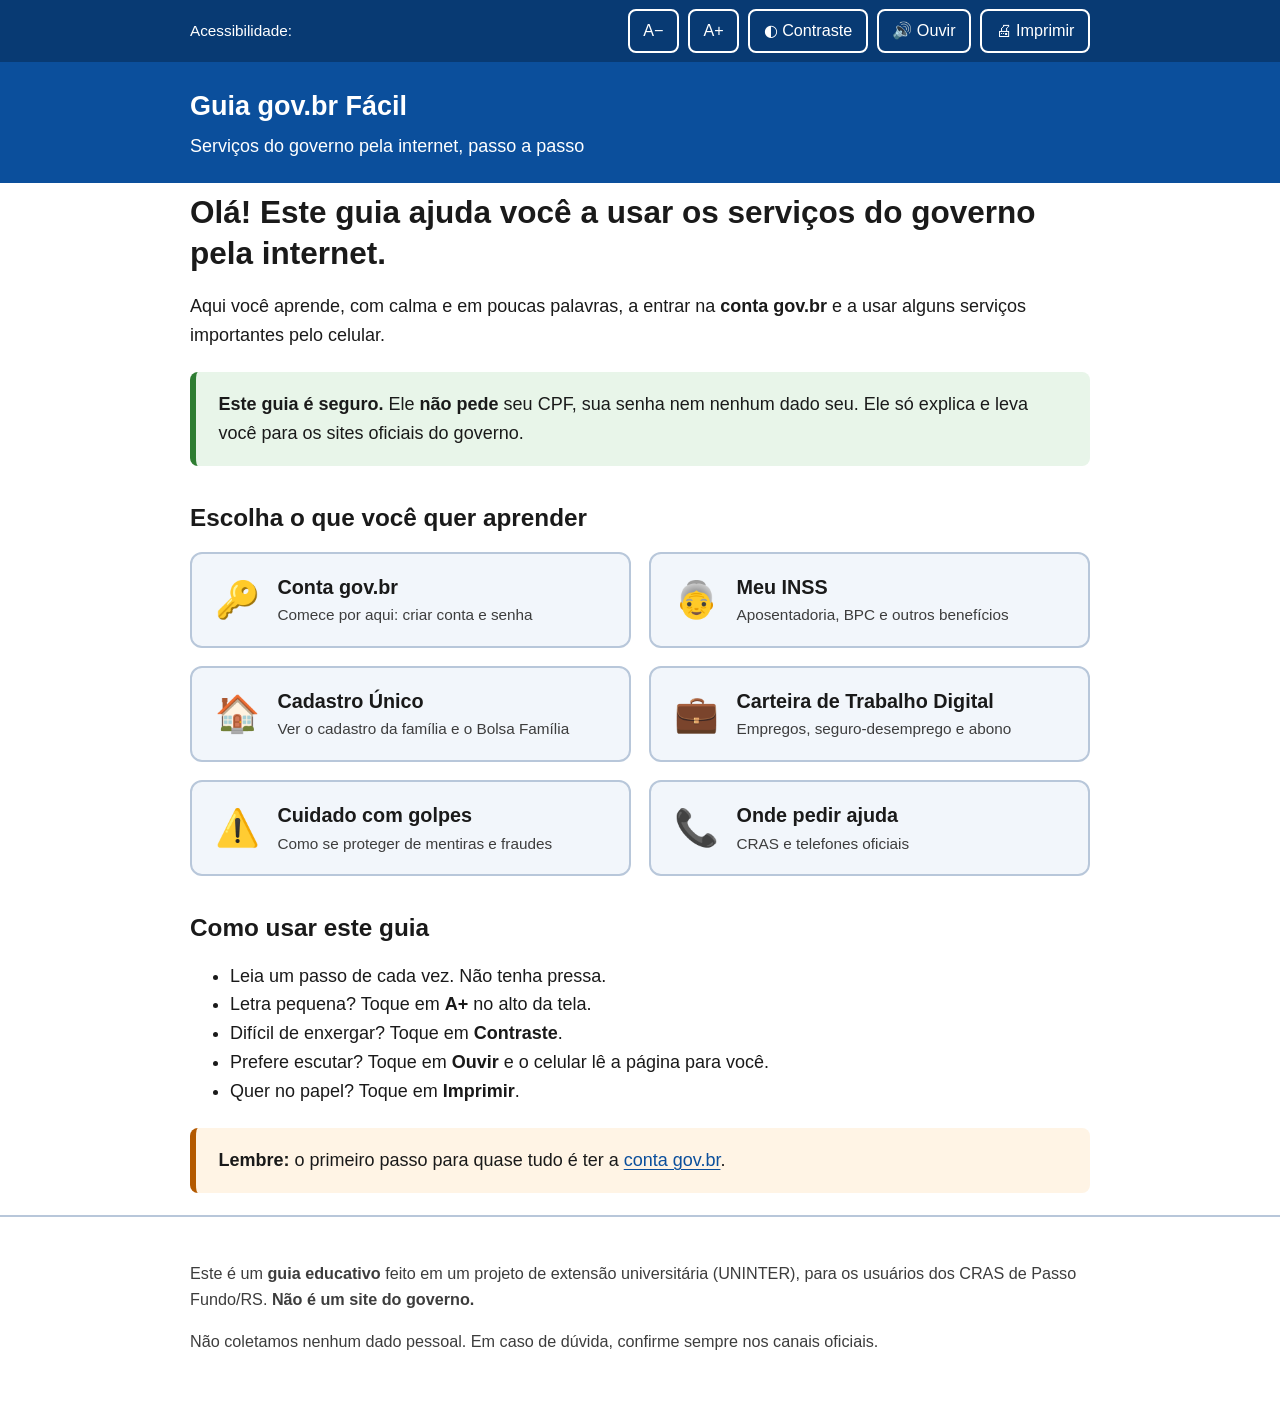
<file: index.html>
<!DOCTYPE html>
<html lang="pt-BR">
<head>
  <meta charset="utf-8">
  <meta name="viewport" content="width=device-width, initial-scale=1">
  <title>Guia gov.br Fácil — Início</title>
  <meta name="description" content="Passo a passo simples e acessível para usar a conta gov.br, Meu INSS, Cadastro Único e Carteira de Trabalho Digital.">
  <link rel="stylesheet" href="css/style.css">
  <script src="js/acessibilidade.js"></script>
</head>
<body>
  <a class="pular" href="#conteudo">Pular para o conteúdo</a>
  <div id="barra-acess" class="barra-acess" role="region" aria-label="Recursos de acessibilidade"></div>

  <header class="topo">
    <div class="container">
      <p class="marca"><a href="index.html">Guia gov.br Fácil</a></p>
      <p>Serviços do governo pela internet, passo a passo</p>
    </div>
  </header>

  <main id="conteudo" class="container" tabindex="-1">
    <h1>Olá! Este guia ajuda você a usar os serviços do governo pela internet.</h1>

    <p>Aqui você aprende, com calma e em poucas palavras, a entrar na <strong>conta gov.br</strong> e a usar alguns serviços importantes pelo celular.</p>

    <div class="dica">
      <p><strong>Este guia é seguro.</strong> Ele <strong>não pede</strong> seu CPF, sua senha nem nenhum dado seu. Ele só explica e leva você para os sites oficiais do governo.</p>
    </div>

    <h2>Escolha o que você quer aprender</h2>
    <ul class="menu-servicos">
      <li><a href="conta-govbr.html"><span class="icone" aria-hidden="true">🔑</span><span>Conta gov.br<small>Comece por aqui: criar conta e senha</small></span></a></li>
      <li><a href="meu-inss.html"><span class="icone" aria-hidden="true">👵</span><span>Meu INSS<small>Aposentadoria, BPC e outros benefícios</small></span></a></li>
      <li><a href="cadastro-unico.html"><span class="icone" aria-hidden="true">🏠</span><span>Cadastro Único<small>Ver o cadastro da família e o Bolsa Família</small></span></a></li>
      <li><a href="carteira-trabalho.html"><span class="icone" aria-hidden="true">💼</span><span>Carteira de Trabalho Digital<small>Empregos, seguro-desemprego e abono</small></span></a></li>
      <li><a href="golpes.html"><span class="icone" aria-hidden="true">⚠️</span><span>Cuidado com golpes<small>Como se proteger de mentiras e fraudes</small></span></a></li>
      <li><a href="ajuda.html"><span class="icone" aria-hidden="true">📞</span><span>Onde pedir ajuda<small>CRAS e telefones oficiais</small></span></a></li>
    </ul>

    <h2>Como usar este guia</h2>
    <ul>
      <li>Leia um passo de cada vez. Não tenha pressa.</li>
      <li>Letra pequena? Toque em <strong>A+</strong> no alto da tela.</li>
      <li>Difícil de enxergar? Toque em <strong>Contraste</strong>.</li>
      <li>Prefere escutar? Toque em <strong>Ouvir</strong> e o celular lê a página para você.</li>
      <li>Quer no papel? Toque em <strong>Imprimir</strong>.</li>
    </ul>

    <div class="aviso">
      <p><strong>Lembre:</strong> o primeiro passo para quase tudo é ter a <a href="conta-govbr.html">conta gov.br</a>.</p>
    </div>
  </main>

  <footer class="rodape">
    <div class="container">
      <p>Este é um <strong>guia educativo</strong> feito em um projeto de extensão universitária (UNINTER), para os usuários dos CRAS de Passo Fundo/RS. <strong>Não é um site do governo.</strong></p>
      <p>Não coletamos nenhum dado pessoal. Em caso de dúvida, confirme sempre nos canais oficiais.</p>
    </div>
  </footer>
</body>
</html>
</file>
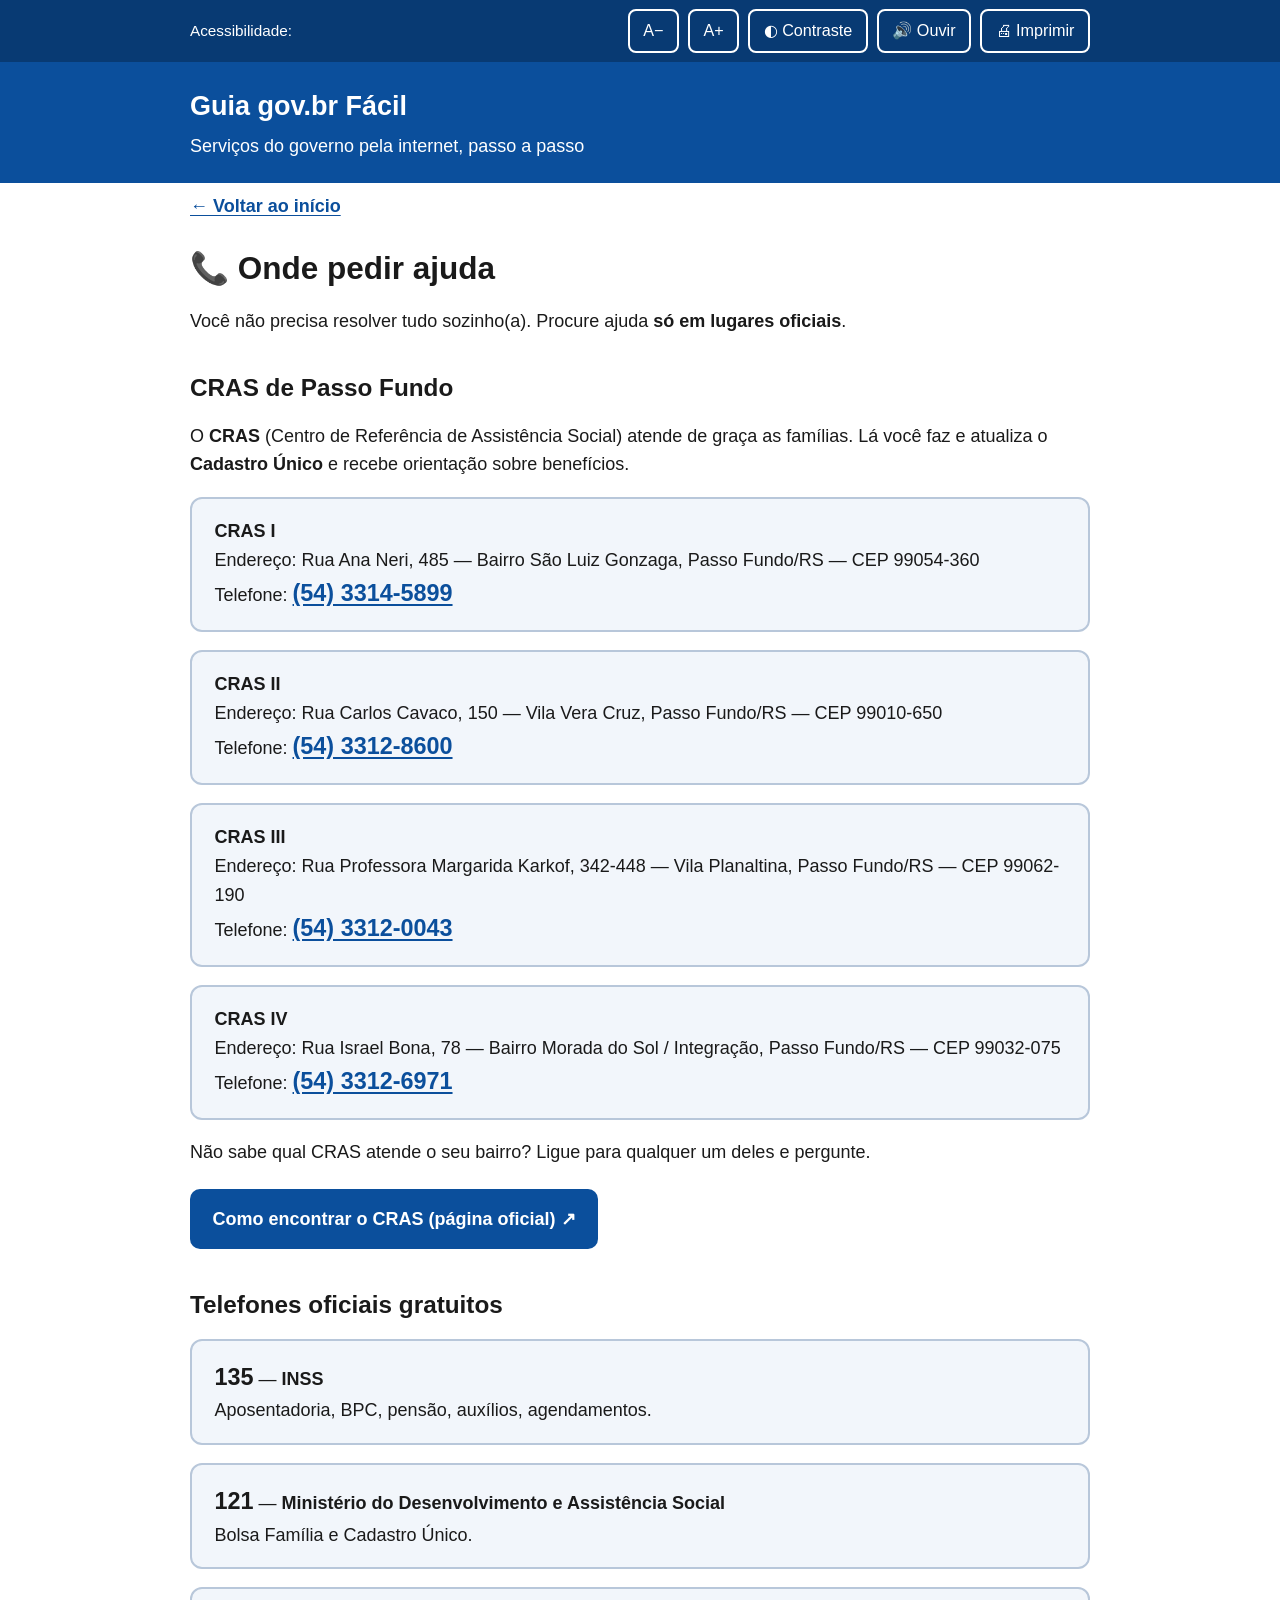
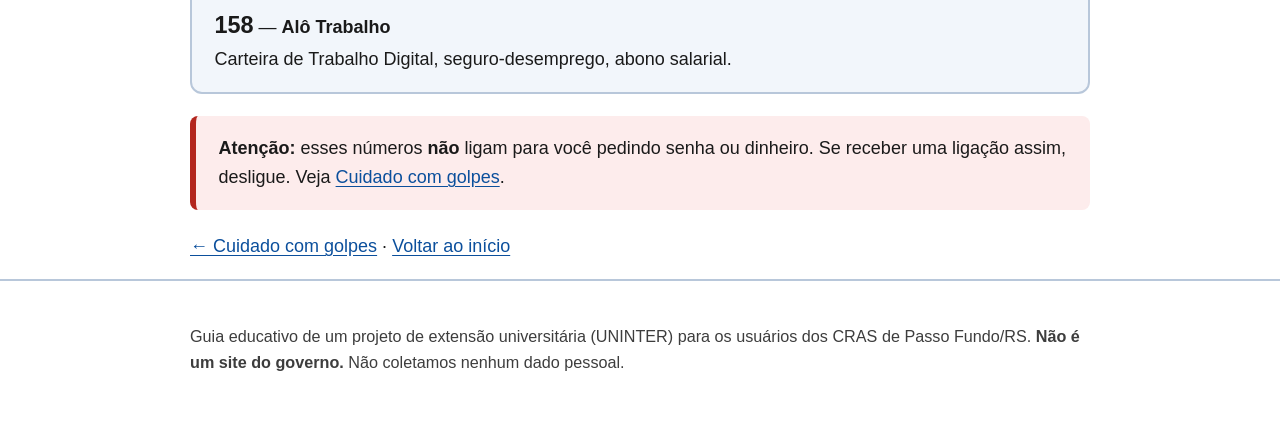
<file: ajuda.html>
<!DOCTYPE html>
<html lang="pt-BR">
<head>
  <meta charset="utf-8">
  <meta name="viewport" content="width=device-width, initial-scale=1">
  <title>Onde pedir ajuda — Guia gov.br Fácil</title>
  <meta name="description" content="CRAS de Passo Fundo e telefones oficiais gratuitos para tirar dúvidas sobre serviços do governo.">
  <link rel="stylesheet" href="css/style.css">
  <script src="js/acessibilidade.js"></script>
</head>
<body>
  <a class="pular" href="#conteudo">Pular para o conteúdo</a>
  <div id="barra-acess" class="barra-acess" role="region" aria-label="Recursos de acessibilidade"></div>

  <header class="topo">
    <div class="container">
      <p class="marca"><a href="index.html">Guia gov.br Fácil</a></p>
      <p>Serviços do governo pela internet, passo a passo</p>
    </div>
  </header>

  <main id="conteudo" class="container" tabindex="-1">
    <a class="voltar" href="index.html">← Voltar ao início</a>
    <h1>📞 Onde pedir ajuda</h1>

    <p>Você não precisa resolver tudo sozinho(a). Procure ajuda <strong>só em lugares oficiais</strong>.</p>

    <h2>CRAS de Passo Fundo</h2>
    <p>O <strong>CRAS</strong> (Centro de Referência de Assistência Social) atende de graça as famílias. Lá você faz e atualiza o <strong>Cadastro Único</strong> e recebe orientação sobre benefícios.</p>

    <ul class="contatos">
      <li>
        <strong>CRAS I</strong><br>
        Endereço: Rua Ana Neri, 485 — Bairro São Luiz Gonzaga, Passo Fundo/RS — CEP 99054-360<br>
        Telefone: <a class="tel" href="tel:+555433145899">(54) 3314-5899</a>
      </li>
      <li>
        <strong>CRAS II</strong><br>
        Endereço: Rua Carlos Cavaco, 150 — Vila Vera Cruz, Passo Fundo/RS — CEP 99010-650<br>
        Telefone: <a class="tel" href="tel:+555433128600">(54) 3312-8600</a>
      </li>
      <li>
        <strong>CRAS III</strong><br>
        Endereço: Rua Professora Margarida Karkof, 342-448 — Vila Planaltina, Passo Fundo/RS — CEP 99062-190<br>
        Telefone: <a class="tel" href="tel:+555433120043">(54) 3312-0043</a>
      </li>
      <li>
        <strong>CRAS IV</strong><br>
        Endereço: Rua Israel Bona, 78 — Bairro Morada do Sol / Integração, Passo Fundo/RS — CEP 99032-075<br>
        Telefone: <a class="tel" href="tel:+555433126971">(54) 3312-6971</a>
      </li>
    </ul>
    <p>Não sabe qual CRAS atende o seu bairro? Ligue para qualquer um deles e pergunte.</p>
    <p class="nao-imprimir"><a class="botao" href="https://www.gov.br/pt-br/servicos/acessar-o-cras-centro-de-referencia-da-assistencia-social" target="_blank" rel="noopener noreferrer">Como encontrar o CRAS (página oficial) <span aria-hidden="true">↗</span></a></p>

    <h2>Telefones oficiais gratuitos</h2>
    <ul class="contatos">
      <li>
        <span class="tel">135</span> — <strong>INSS</strong><br>
        Aposentadoria, BPC, pensão, auxílios, agendamentos.
      </li>
      <li>
        <span class="tel">121</span> — <strong>Ministério do Desenvolvimento e Assistência Social</strong><br>
        Bolsa Família e Cadastro Único.
      </li>
      <li>
        <span class="tel">158</span> — <strong>Alô Trabalho</strong><br>
        Carteira de Trabalho Digital, seguro-desemprego, abono salarial.
      </li>
    </ul>

    <div class="perigo">
      <p><strong>Atenção:</strong> esses números <strong>não</strong> ligam para você pedindo senha ou dinheiro. Se receber uma ligação assim, desligue. Veja <a href="golpes.html">Cuidado com golpes</a>.</p>
    </div>

    <p><a href="golpes.html">← Cuidado com golpes</a> · <a href="index.html">Voltar ao início</a></p>
  </main>

  <footer class="rodape">
    <div class="container">
      <p>Guia educativo de um projeto de extensão universitária (UNINTER) para os usuários dos CRAS de Passo Fundo/RS. <strong>Não é um site do governo.</strong> Não coletamos nenhum dado pessoal.</p>
    </div>
  </footer>
</body>
</html>
</file>
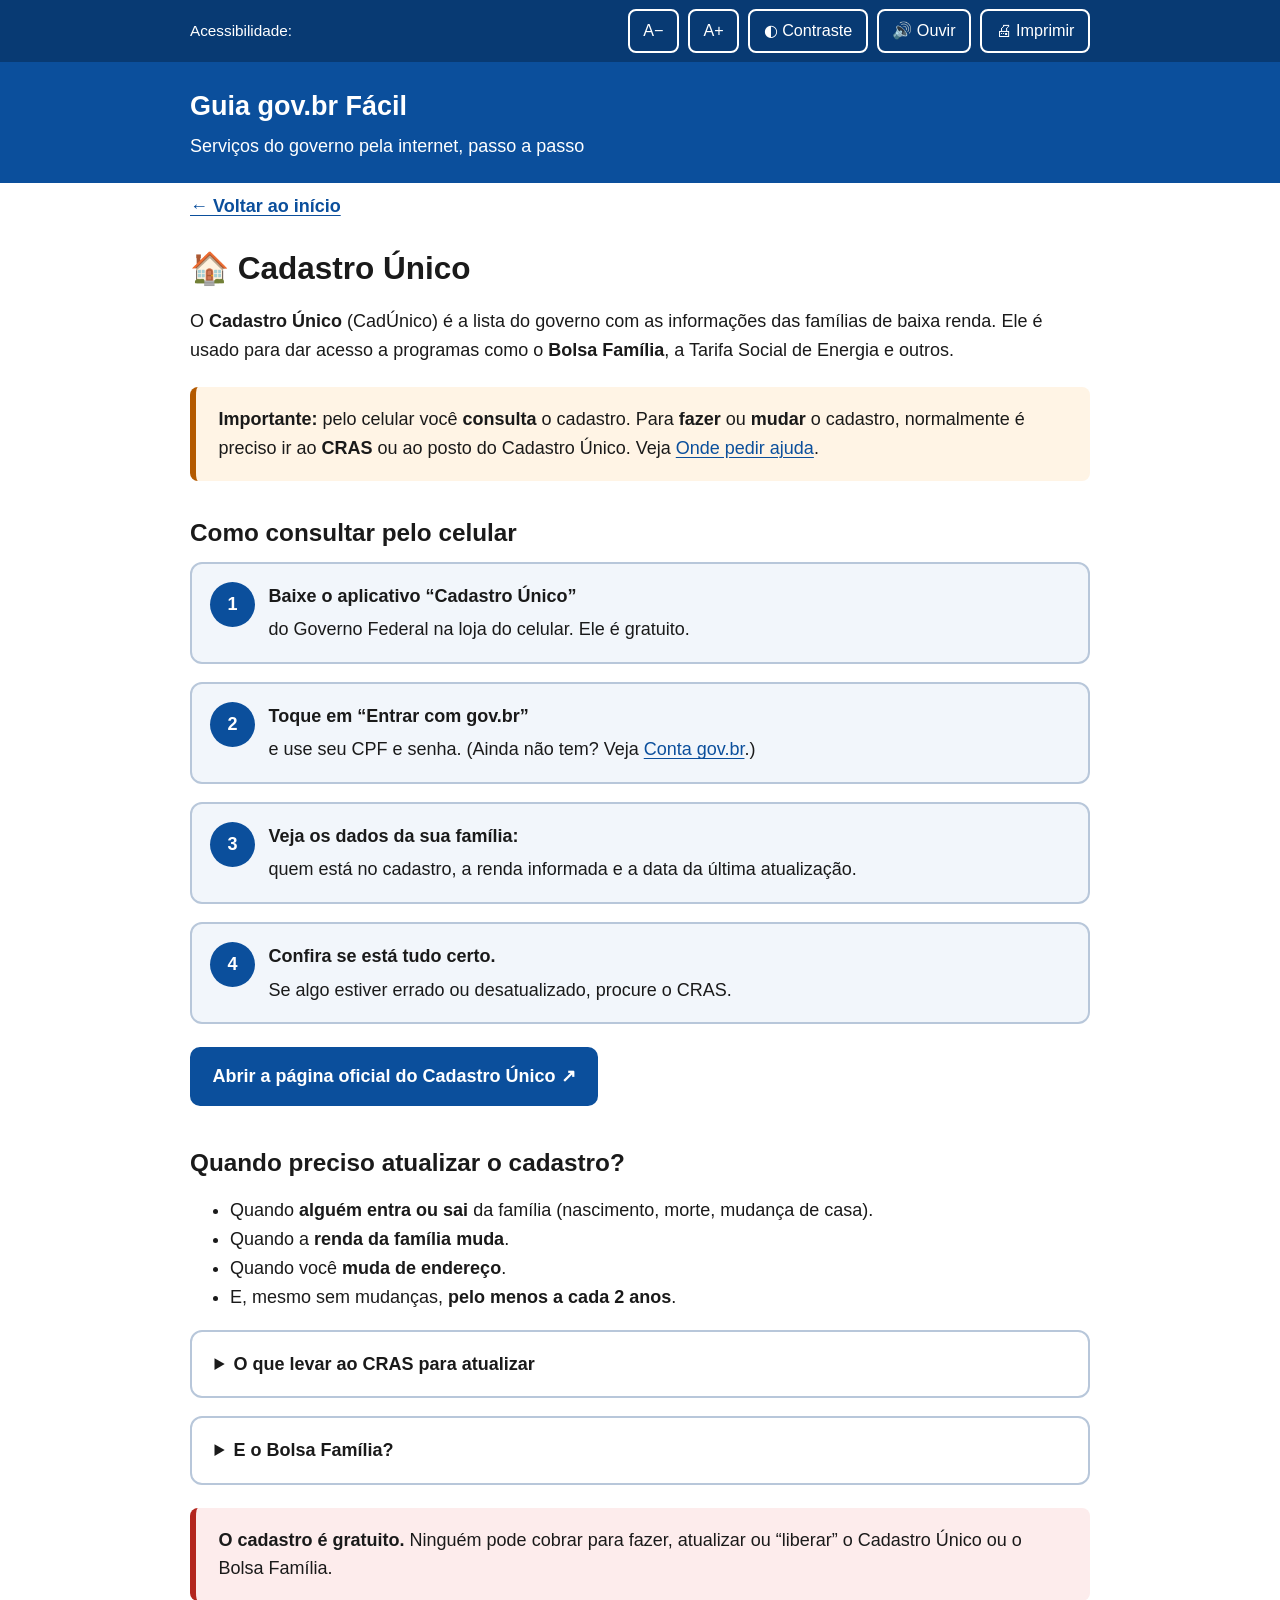
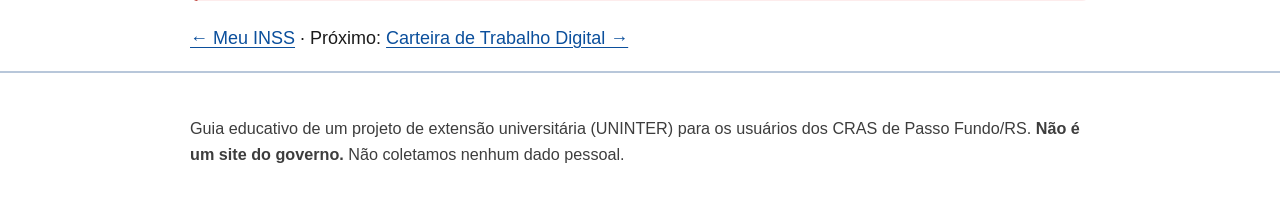
<file: cadastro-unico.html>
<!DOCTYPE html>
<html lang="pt-BR">
<head>
  <meta charset="utf-8">
  <meta name="viewport" content="width=device-width, initial-scale=1">
  <title>Cadastro Único — Guia gov.br Fácil</title>
  <meta name="description" content="Como consultar o Cadastro Único pelo celular e quando é preciso ir ao CRAS, em linguagem simples.">
  <link rel="stylesheet" href="css/style.css">
  <script src="js/acessibilidade.js"></script>
</head>
<body>
  <a class="pular" href="#conteudo">Pular para o conteúdo</a>
  <div id="barra-acess" class="barra-acess" role="region" aria-label="Recursos de acessibilidade"></div>

  <header class="topo">
    <div class="container">
      <p class="marca"><a href="index.html">Guia gov.br Fácil</a></p>
      <p>Serviços do governo pela internet, passo a passo</p>
    </div>
  </header>

  <main id="conteudo" class="container" tabindex="-1">
    <a class="voltar" href="index.html">← Voltar ao início</a>
    <h1>🏠 Cadastro Único</h1>

    <p>O <strong>Cadastro Único</strong> (CadÚnico) é a lista do governo com as informações das famílias de baixa renda. Ele é usado para dar acesso a programas como o <strong>Bolsa Família</strong>, a Tarifa Social de Energia e outros.</p>

    <div class="aviso">
      <p><strong>Importante:</strong> pelo celular você <strong>consulta</strong> o cadastro. Para <strong>fazer</strong> ou <strong>mudar</strong> o cadastro, normalmente é preciso ir ao <strong>CRAS</strong> ou ao posto do Cadastro Único. Veja <a href="ajuda.html">Onde pedir ajuda</a>.</p>
    </div>

    <h2>Como consultar pelo celular</h2>
    <ol class="passos">
      <li><strong>Baixe o aplicativo “Cadastro Único”</strong> do Governo Federal na loja do celular. Ele é gratuito.</li>
      <li><strong>Toque em “Entrar com gov.br”</strong> e use seu CPF e senha. (Ainda não tem? Veja <a href="conta-govbr.html">Conta gov.br</a>.)</li>
      <li><strong>Veja os dados da sua família:</strong> quem está no cadastro, a renda informada e a data da última atualização.</li>
      <li><strong>Confira se está tudo certo.</strong> Se algo estiver errado ou desatualizado, procure o CRAS.</li>
    </ol>

    <p class="nao-imprimir"><a class="botao" href="https://www.gov.br/mds/pt-br/acoes-e-programas/cadastro-unico" target="_blank" rel="noopener noreferrer">Abrir a página oficial do Cadastro Único <span aria-hidden="true">↗</span></a></p>

    <h2>Quando preciso atualizar o cadastro?</h2>
    <ul>
      <li>Quando <strong>alguém entra ou sai</strong> da família (nascimento, morte, mudança de casa).</li>
      <li>Quando a <strong>renda da família muda</strong>.</li>
      <li>Quando você <strong>muda de endereço</strong>.</li>
      <li>E, mesmo sem mudanças, <strong>pelo menos a cada 2 anos</strong>.</li>
    </ul>

    <details>
      <summary>O que levar ao CRAS para atualizar</summary>
      <div>
        <ul>
          <li>Documento com foto e <strong>CPF</strong> de quem vai responder pela família.</li>
          <li><strong>CPF ou certidão</strong> de todas as pessoas da família.</li>
          <li><strong>Comprovante de endereço</strong>, se tiver.</li>
          <li>Comprovantes de renda e carteira de trabalho, se tiver.</li>
        </ul>
        <p>A lista pode mudar. Antes de ir, ligue para o CRAS e confirme.</p>
      </div>
    </details>

    <details>
      <summary>E o Bolsa Família?</summary>
      <div>
        <p>Para ver informações do Bolsa Família, use o aplicativo <strong>“Bolsa Família”</strong> do Governo Federal, entrando com a conta gov.br. Lá aparecem o valor, o calendário de pagamento e avisos.</p>
        <p>Dúvidas: ligue <span class="tel">121</span> (Ministério do Desenvolvimento e Assistência Social). A ligação é gratuita.</p>
      </div>
    </details>

    <div class="perigo">
      <p><strong>O cadastro é gratuito.</strong> Ninguém pode cobrar para fazer, atualizar ou “liberar” o Cadastro Único ou o Bolsa Família.</p>
    </div>

    <p><a href="meu-inss.html">← Meu INSS</a> · Próximo: <a href="carteira-trabalho.html">Carteira de Trabalho Digital →</a></p>
  </main>

  <footer class="rodape">
    <div class="container">
      <p>Guia educativo de um projeto de extensão universitária (UNINTER) para os usuários dos CRAS de Passo Fundo/RS. <strong>Não é um site do governo.</strong> Não coletamos nenhum dado pessoal.</p>
    </div>
  </footer>
</body>
</html>
</file>
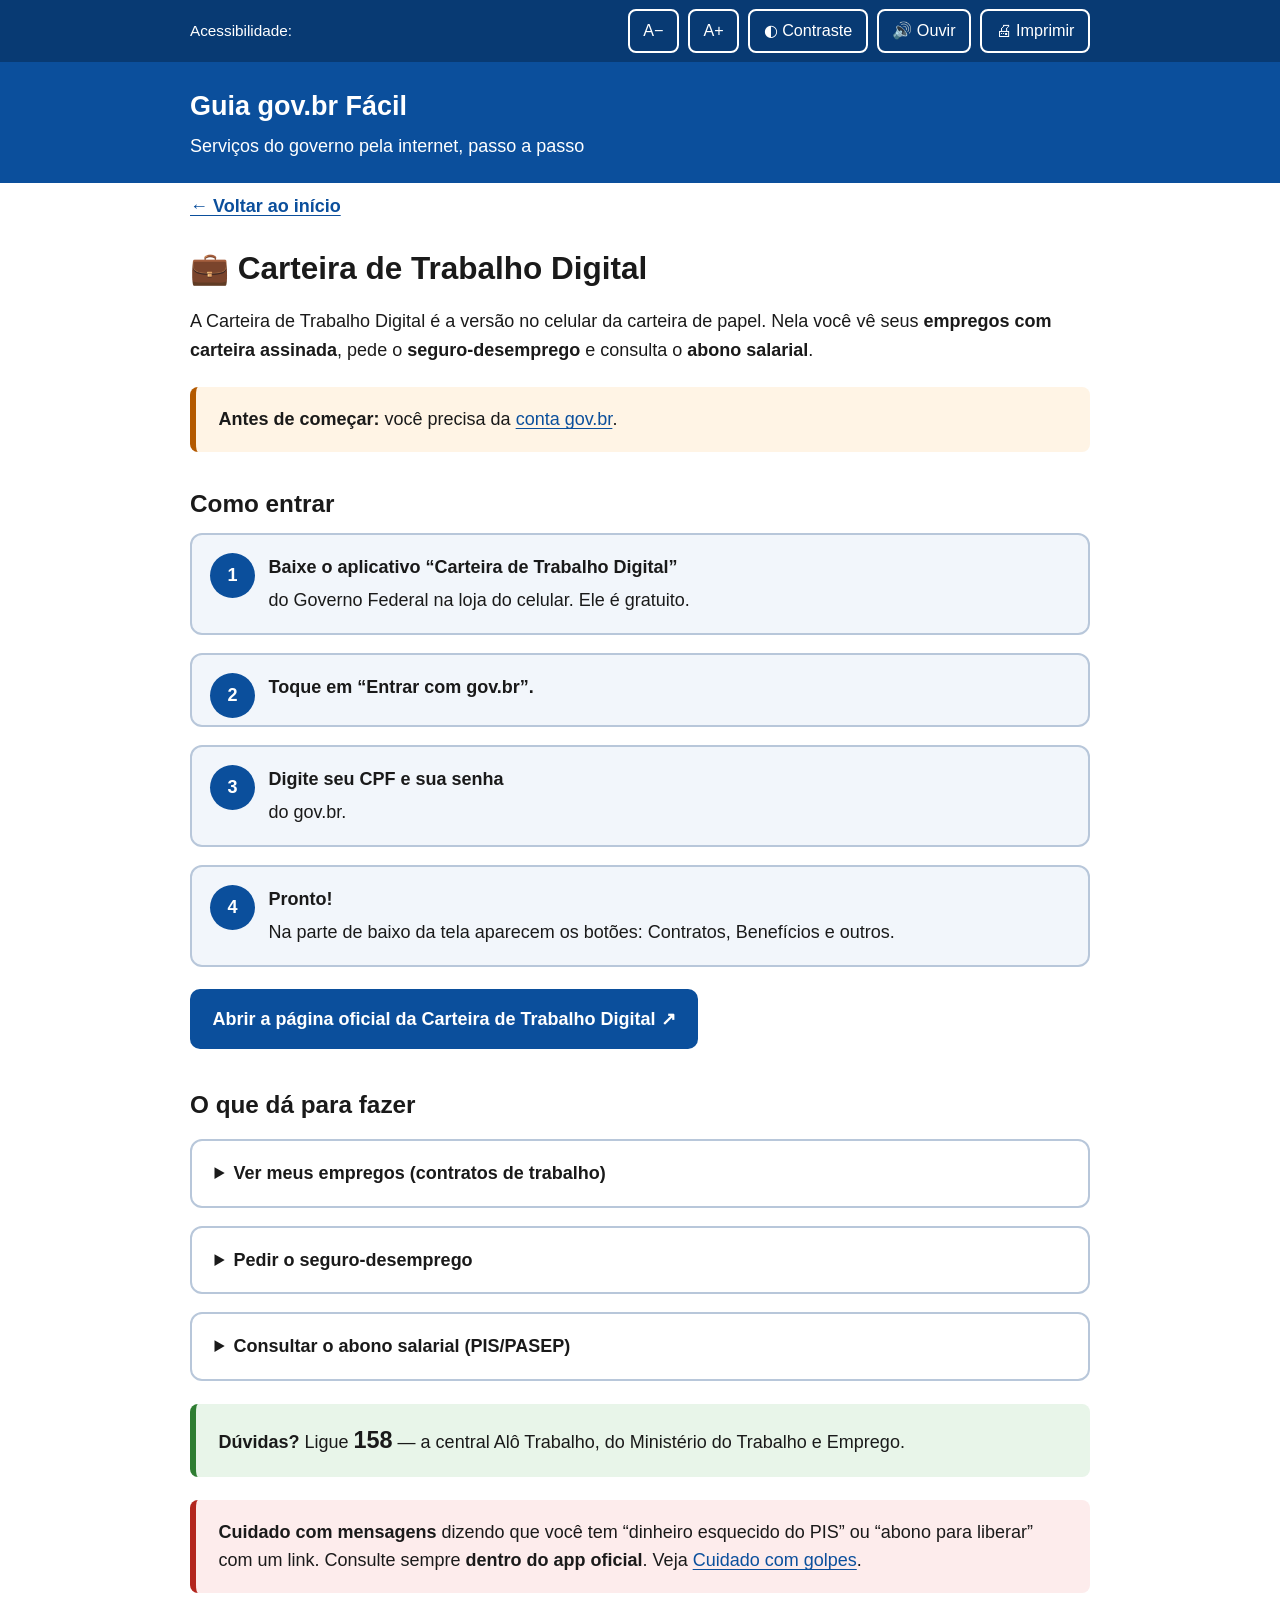
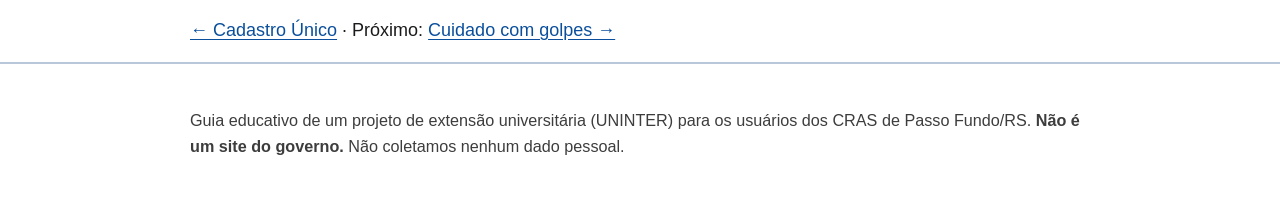
<file: carteira-trabalho.html>
<!DOCTYPE html>
<html lang="pt-BR">
<head>
  <meta charset="utf-8">
  <meta name="viewport" content="width=device-width, initial-scale=1">
  <title>Carteira de Trabalho Digital — Guia gov.br Fácil</title>
  <meta name="description" content="Como usar a Carteira de Trabalho Digital para ver empregos, seguro-desemprego e abono salarial, em linguagem simples.">
  <link rel="stylesheet" href="css/style.css">
  <script src="js/acessibilidade.js"></script>
</head>
<body>
  <a class="pular" href="#conteudo">Pular para o conteúdo</a>
  <div id="barra-acess" class="barra-acess" role="region" aria-label="Recursos de acessibilidade"></div>

  <header class="topo">
    <div class="container">
      <p class="marca"><a href="index.html">Guia gov.br Fácil</a></p>
      <p>Serviços do governo pela internet, passo a passo</p>
    </div>
  </header>

  <main id="conteudo" class="container" tabindex="-1">
    <a class="voltar" href="index.html">← Voltar ao início</a>
    <h1>💼 Carteira de Trabalho Digital</h1>

    <p>A Carteira de Trabalho Digital é a versão no celular da carteira de papel. Nela você vê seus <strong>empregos com carteira assinada</strong>, pede o <strong>seguro-desemprego</strong> e consulta o <strong>abono salarial</strong>.</p>

    <div class="aviso">
      <p><strong>Antes de começar:</strong> você precisa da <a href="conta-govbr.html">conta gov.br</a>.</p>
    </div>

    <h2>Como entrar</h2>
    <ol class="passos">
      <li><strong>Baixe o aplicativo “Carteira de Trabalho Digital”</strong> do Governo Federal na loja do celular. Ele é gratuito.</li>
      <li><strong>Toque em “Entrar com gov.br”.</strong></li>
      <li><strong>Digite seu CPF e sua senha</strong> do gov.br.</li>
      <li><strong>Pronto!</strong> Na parte de baixo da tela aparecem os botões: Contratos, Benefícios e outros.</li>
    </ol>

    <p class="nao-imprimir"><a class="botao" href="https://www.gov.br/trabalho-e-emprego/pt-br/servicos/trabalhador/carteira-de-trabalho-digital" target="_blank" rel="noopener noreferrer">Abrir a página oficial da Carteira de Trabalho Digital <span aria-hidden="true">↗</span></a></p>

    <h2>O que dá para fazer</h2>

    <details>
      <summary>Ver meus empregos (contratos de trabalho)</summary>
      <div>
        <ol class="passos">
          <li><strong>Entre no app</strong> e toque em “Contratos”.</li>
          <li><strong>Veja a lista</strong> de empresas, datas de entrada e saída e salário.</li>
          <li><strong>Algo errado ou faltando?</strong> Fale primeiro com a empresa. Se não resolver, procure a Superintendência ou Gerência Regional do Trabalho.</li>
        </ol>
      </div>
    </details>

    <details>
      <summary>Pedir o seguro-desemprego</summary>
      <div>
        <ol class="passos">
          <li><strong>Entre no app</strong> e toque em “Benefícios”.</li>
          <li><strong>Toque em “Seguro-Desemprego”</strong> e depois em “Solicitar”.</li>
          <li><strong>Digite o número do requerimento</strong> que a empresa entregou quando você foi demitido(a) sem justa causa.</li>
          <li><strong>Confira os dados e confirme.</strong> Depois, acompanhe as parcelas no mesmo lugar.</li>
        </ol>
        <p>Atenção ao prazo: o pedido deve ser feito em poucos meses depois da demissão. Confira o prazo na página oficial.</p>
      </div>
    </details>

    <details>
      <summary>Consultar o abono salarial (PIS/PASEP)</summary>
      <div>
        <ol class="passos">
          <li><strong>Entre no app</strong> e toque em “Benefícios”.</li>
          <li><strong>Toque em “Abono Salarial”.</strong></li>
          <li><strong>Veja se você tem direito</strong>, o valor e a data de pagamento.</li>
        </ol>
      </div>
    </details>

    <div class="dica">
      <p><strong>Dúvidas?</strong> Ligue <span class="tel">158</span> — a central Alô Trabalho, do Ministério do Trabalho e Emprego.</p>
    </div>

    <div class="perigo">
      <p><strong>Cuidado com mensagens</strong> dizendo que você tem “dinheiro esquecido do PIS” ou “abono para liberar” com um link. Consulte sempre <strong>dentro do app oficial</strong>. Veja <a href="golpes.html">Cuidado com golpes</a>.</p>
    </div>

    <p><a href="cadastro-unico.html">← Cadastro Único</a> · Próximo: <a href="golpes.html">Cuidado com golpes →</a></p>
  </main>

  <footer class="rodape">
    <div class="container">
      <p>Guia educativo de um projeto de extensão universitária (UNINTER) para os usuários dos CRAS de Passo Fundo/RS. <strong>Não é um site do governo.</strong> Não coletamos nenhum dado pessoal.</p>
    </div>
  </footer>
</body>
</html>
</file>
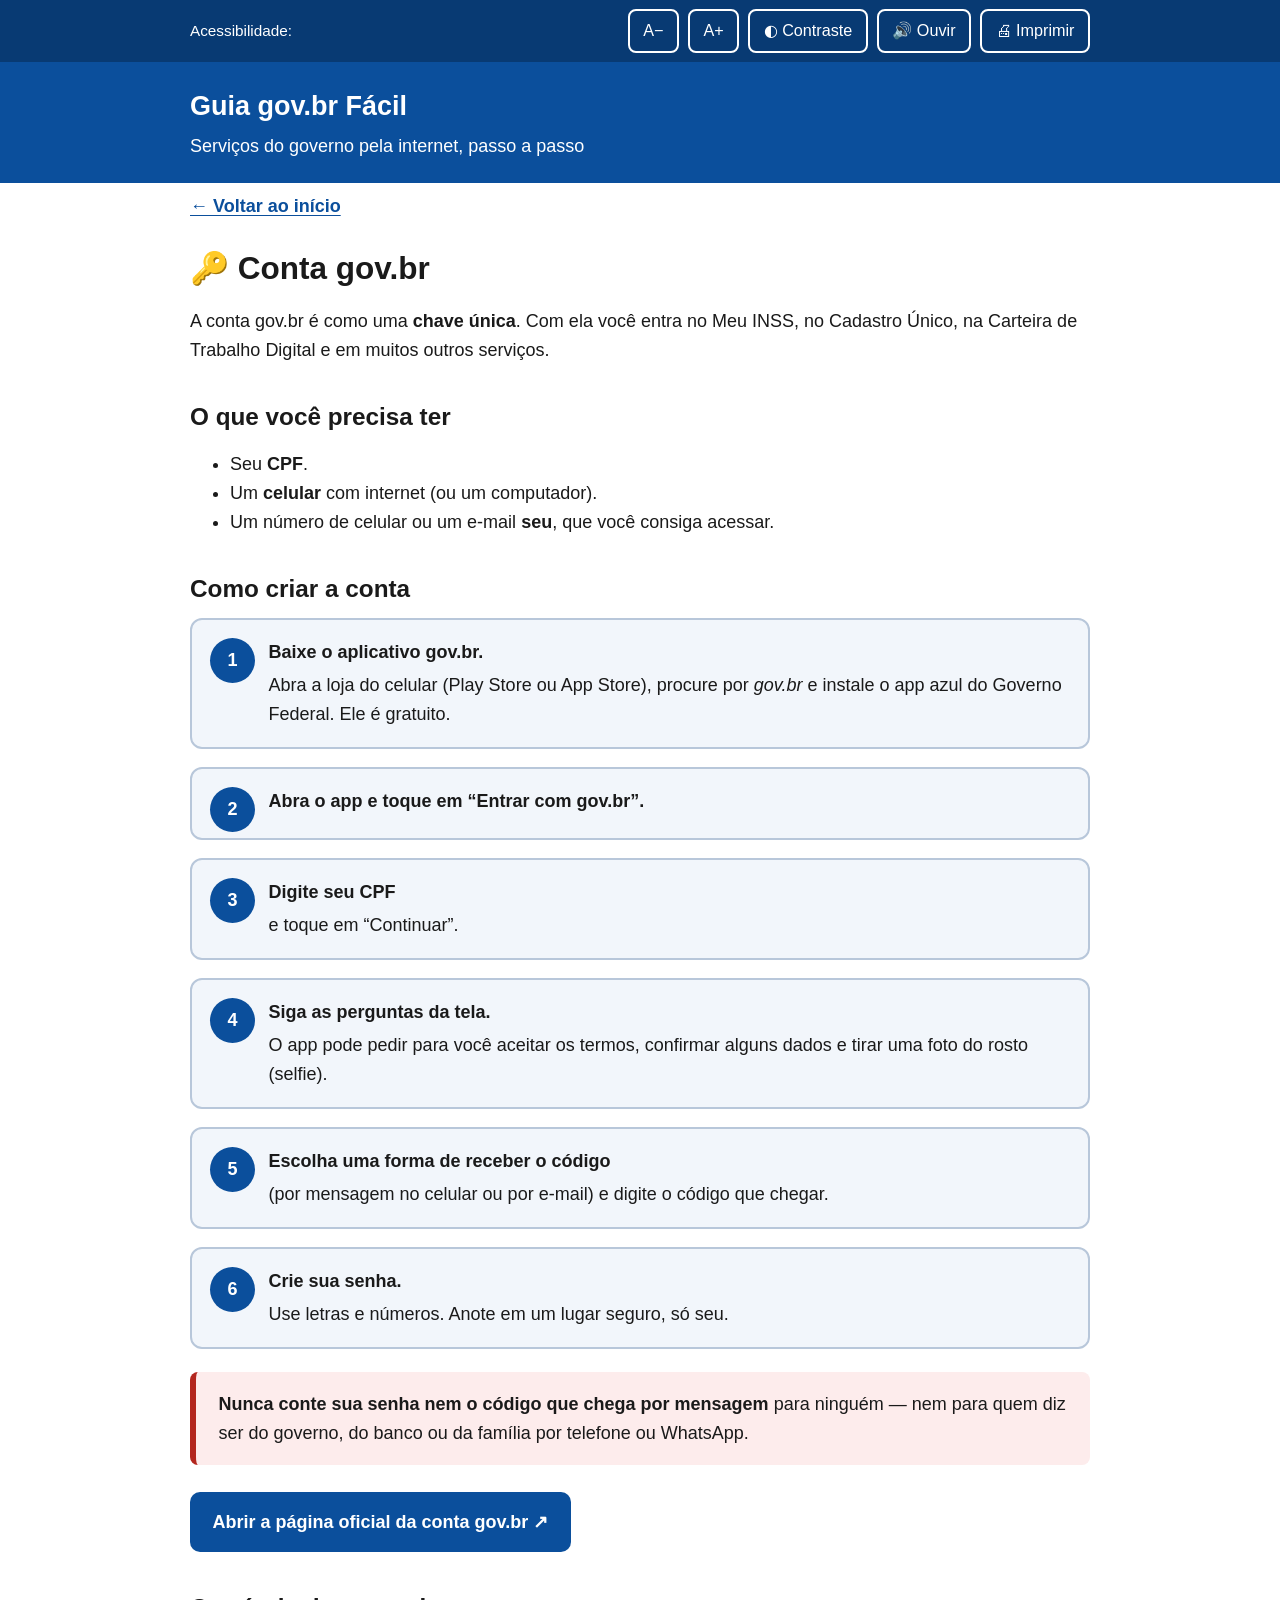
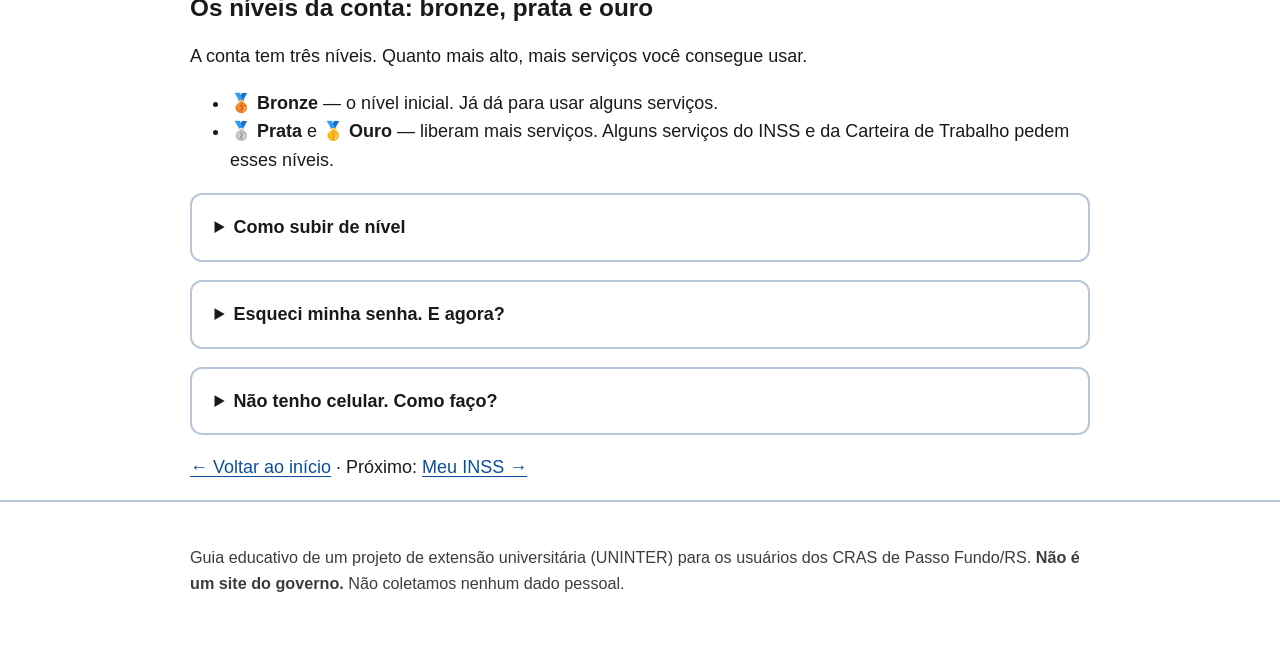
<file: conta-govbr.html>
<!DOCTYPE html>
<html lang="pt-BR">
<head>
  <meta charset="utf-8">
  <meta name="viewport" content="width=device-width, initial-scale=1">
  <title>Conta gov.br — Guia gov.br Fácil</title>
  <meta name="description" content="Como criar a conta gov.br, recuperar a senha e aumentar o nível da conta, em linguagem simples.">
  <link rel="stylesheet" href="css/style.css">
  <script src="js/acessibilidade.js"></script>
</head>
<body>
  <a class="pular" href="#conteudo">Pular para o conteúdo</a>
  <div id="barra-acess" class="barra-acess" role="region" aria-label="Recursos de acessibilidade"></div>

  <header class="topo">
    <div class="container">
      <p class="marca"><a href="index.html">Guia gov.br Fácil</a></p>
      <p>Serviços do governo pela internet, passo a passo</p>
    </div>
  </header>

  <main id="conteudo" class="container" tabindex="-1">
    <a class="voltar" href="index.html">← Voltar ao início</a>
    <h1>🔑 Conta gov.br</h1>

    <p>A conta gov.br é como uma <strong>chave única</strong>. Com ela você entra no Meu INSS, no Cadastro Único, na Carteira de Trabalho Digital e em muitos outros serviços.</p>

    <h2>O que você precisa ter</h2>
    <ul>
      <li>Seu <strong>CPF</strong>.</li>
      <li>Um <strong>celular</strong> com internet (ou um computador).</li>
      <li>Um número de celular ou um e-mail <strong>seu</strong>, que você consiga acessar.</li>
    </ul>

    <h2>Como criar a conta</h2>
    <ol class="passos">
      <li><strong>Baixe o aplicativo gov.br.</strong> Abra a loja do celular (Play Store ou App Store), procure por <em>gov.br</em> e instale o app azul do Governo Federal. Ele é gratuito.</li>
      <li><strong>Abra o app e toque em “Entrar com gov.br”.</strong></li>
      <li><strong>Digite seu CPF</strong> e toque em “Continuar”.</li>
      <li><strong>Siga as perguntas da tela.</strong> O app pode pedir para você aceitar os termos, confirmar alguns dados e tirar uma foto do rosto (selfie).</li>
      <li><strong>Escolha uma forma de receber o código</strong> (por mensagem no celular ou por e-mail) e digite o código que chegar.</li>
      <li><strong>Crie sua senha.</strong> Use letras e números. Anote em um lugar seguro, só seu.</li>
    </ol>

    <div class="perigo">
      <p><strong>Nunca conte sua senha nem o código que chega por mensagem</strong> para ninguém — nem para quem diz ser do governo, do banco ou da família por telefone ou WhatsApp.</p>
    </div>

    <p class="nao-imprimir"><a class="botao" href="https://www.gov.br/governodigital/pt-br/conta-gov-br" target="_blank" rel="noopener noreferrer">Abrir a página oficial da conta gov.br <span aria-hidden="true">↗</span></a></p>

    <h2>Os níveis da conta: bronze, prata e ouro</h2>
    <p>A conta tem três níveis. Quanto mais alto, mais serviços você consegue usar.</p>
    <ul>
      <li>🥉 <strong>Bronze</strong> — o nível inicial. Já dá para usar alguns serviços.</li>
      <li>🥈 <strong>Prata</strong> e 🥇 <strong>Ouro</strong> — liberam mais serviços. Alguns serviços do INSS e da Carteira de Trabalho pedem esses níveis.</li>
    </ul>

    <details>
      <summary>Como subir de nível</summary>
      <div>
        <ol class="passos">
          <li><strong>Abra o app gov.br</strong> e entre com seu CPF e senha.</li>
          <li><strong>Toque no seu nível</strong> (aparece no alto da tela) ou em “Aumentar nível”.</li>
          <li><strong>Escolha uma das opções que aparecerem.</strong> As mais comuns são o reconhecimento do rosto (selfie) e a confirmação pelo aplicativo do seu banco.</li>
          <li><strong>Siga as instruções da tela</strong> até aparecer que o nível mudou.</li>
        </ol>
        <p>Se nenhuma opção funcionar, procure o CRAS ou uma agência do INSS para orientação.</p>
      </div>
    </details>

    <details>
      <summary>Esqueci minha senha. E agora?</summary>
      <div>
        <ol class="passos">
          <li><strong>Abra o app gov.br</strong> ou o site <em>acesso.gov.br</em>.</li>
          <li><strong>Digite seu CPF</strong> e toque em “Continuar”.</li>
          <li><strong>Toque em “Esqueci minha senha”.</strong></li>
          <li><strong>Escolha como recuperar:</strong> por mensagem no celular, por e-mail, pelo banco ou pelo reconhecimento do rosto.</li>
          <li><strong>Crie uma senha nova.</strong></li>
        </ol>
        <div class="aviso"><p>Se o celular ou o e-mail cadastrado não são mais seus, use a opção do banco ou do rosto. Se nada funcionar, peça orientação no CRAS.</p></div>
      </div>
    </details>

    <details>
      <summary>Não tenho celular. Como faço?</summary>
      <div>
        <p>Você pode usar o site <em>acesso.gov.br</em> em um computador. Alguns lugares oferecem computador com internet e ajuda — pergunte no CRAS mais perto da sua casa (veja <a href="ajuda.html">Onde pedir ajuda</a>).</p>
        <p>Se alguém ajudar você, <strong>fique junto</strong> e não deixe a pessoa levar sua senha anotada.</p>
      </div>
    </details>

    <p><a href="index.html">← Voltar ao início</a> · Próximo: <a href="meu-inss.html">Meu INSS →</a></p>
  </main>

  <footer class="rodape">
    <div class="container">
      <p>Guia educativo de um projeto de extensão universitária (UNINTER) para os usuários dos CRAS de Passo Fundo/RS. <strong>Não é um site do governo.</strong> Não coletamos nenhum dado pessoal.</p>
    </div>
  </footer>
</body>
</html>
</file>
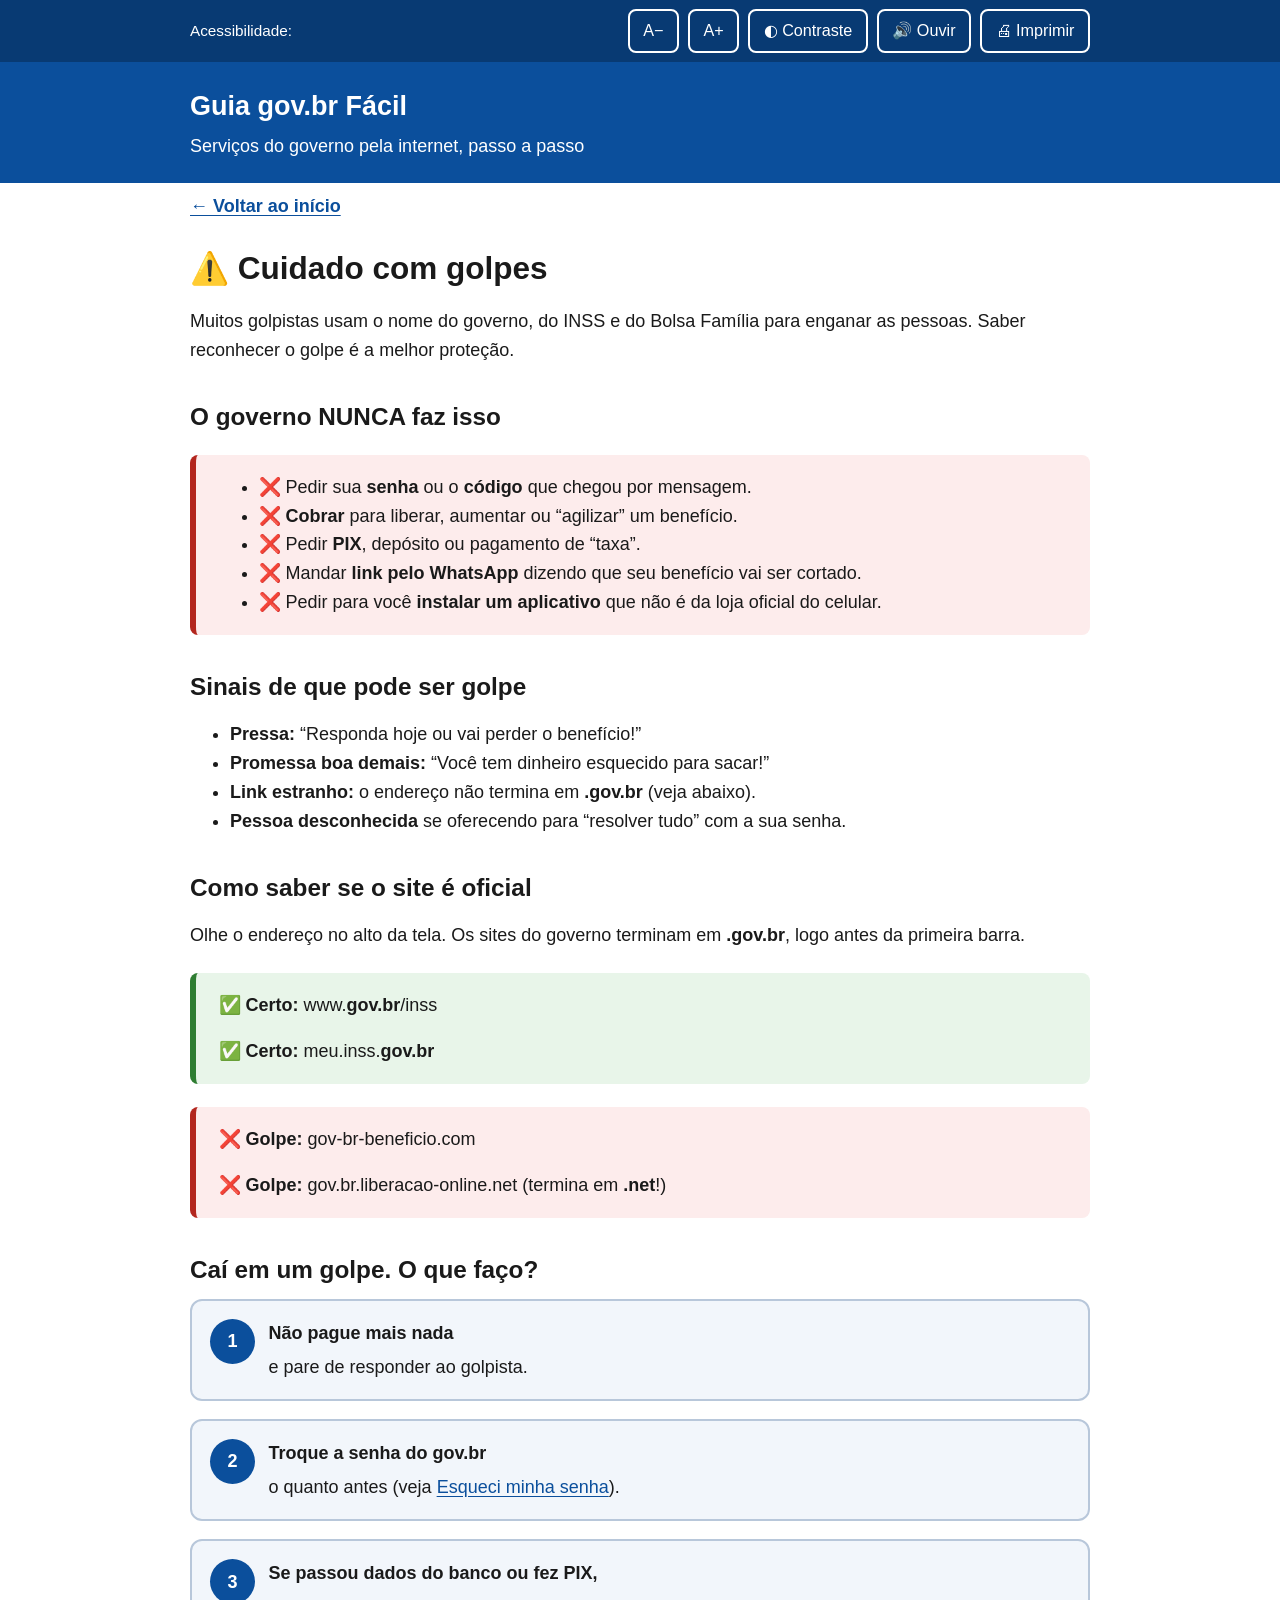
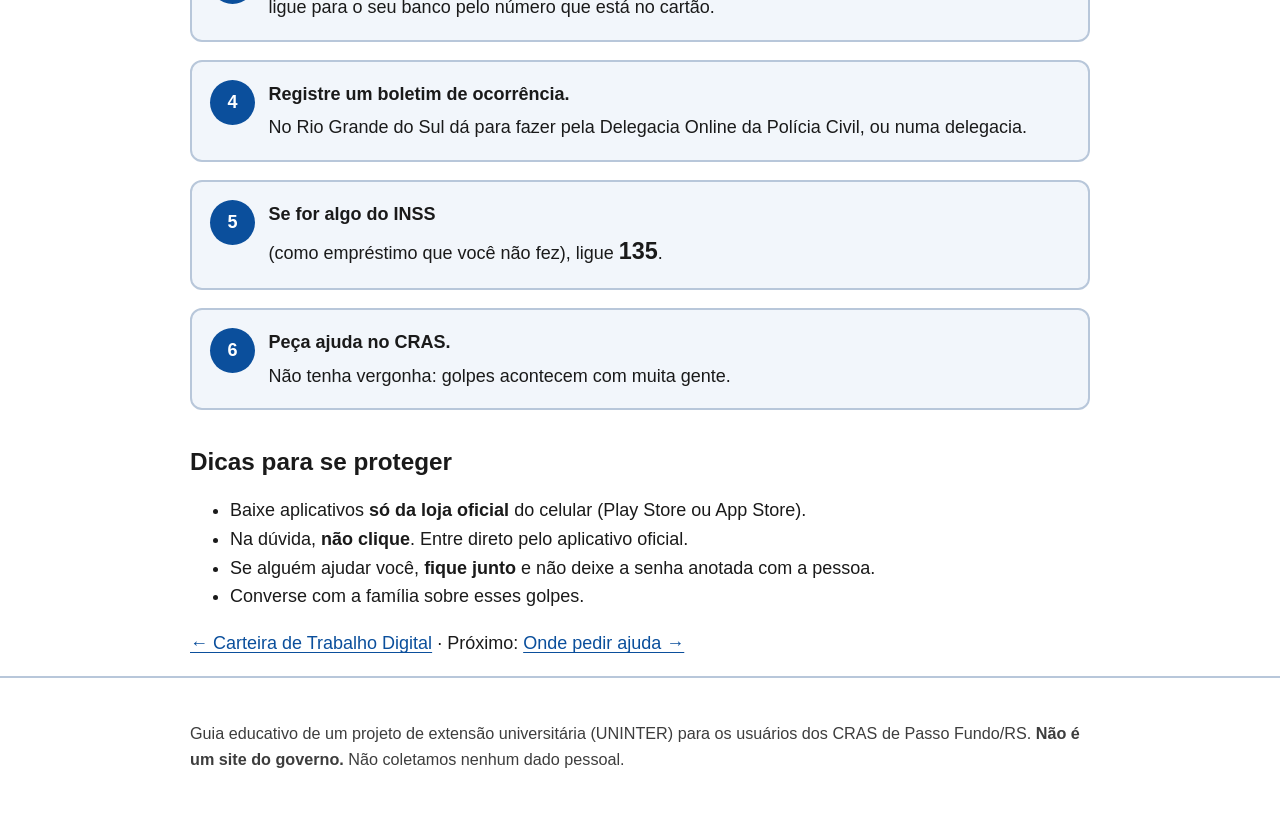
<file: golpes.html>
<!DOCTYPE html>
<html lang="pt-BR">
<head>
  <meta charset="utf-8">
  <meta name="viewport" content="width=device-width, initial-scale=1">
  <title>Cuidado com golpes — Guia gov.br Fácil</title>
  <meta name="description" content="Como reconhecer e evitar golpes que usam o nome do gov.br, INSS, Bolsa Família e outros serviços.">
  <link rel="stylesheet" href="css/style.css">
  <script src="js/acessibilidade.js"></script>
</head>
<body>
  <a class="pular" href="#conteudo">Pular para o conteúdo</a>
  <div id="barra-acess" class="barra-acess" role="region" aria-label="Recursos de acessibilidade"></div>

  <header class="topo">
    <div class="container">
      <p class="marca"><a href="index.html">Guia gov.br Fácil</a></p>
      <p>Serviços do governo pela internet, passo a passo</p>
    </div>
  </header>

  <main id="conteudo" class="container" tabindex="-1">
    <a class="voltar" href="index.html">← Voltar ao início</a>
    <h1>⚠️ Cuidado com golpes</h1>

    <p>Muitos golpistas usam o nome do governo, do INSS e do Bolsa Família para enganar as pessoas. Saber reconhecer o golpe é a melhor proteção.</p>

    <h2>O governo NUNCA faz isso</h2>
    <div class="perigo">
      <ul>
        <li>❌ Pedir sua <strong>senha</strong> ou o <strong>código</strong> que chegou por mensagem.</li>
        <li>❌ <strong>Cobrar</strong> para liberar, aumentar ou “agilizar” um benefício.</li>
        <li>❌ Pedir <strong>PIX</strong>, depósito ou pagamento de “taxa”.</li>
        <li>❌ Mandar <strong>link pelo WhatsApp</strong> dizendo que seu benefício vai ser cortado.</li>
        <li>❌ Pedir para você <strong>instalar um aplicativo</strong> que não é da loja oficial do celular.</li>
      </ul>
    </div>

    <h2>Sinais de que pode ser golpe</h2>
    <ul>
      <li><strong>Pressa:</strong> “Responda hoje ou vai perder o benefício!”</li>
      <li><strong>Promessa boa demais:</strong> “Você tem dinheiro esquecido para sacar!”</li>
      <li><strong>Link estranho:</strong> o endereço não termina em <strong>.gov.br</strong> (veja abaixo).</li>
      <li><strong>Pessoa desconhecida</strong> se oferecendo para “resolver tudo” com a sua senha.</li>
    </ul>

    <h2>Como saber se o site é oficial</h2>
    <p>Olhe o endereço no alto da tela. Os sites do governo terminam em <strong>.gov.br</strong>, logo antes da primeira barra.</p>
    <div class="dica">
      <p>✅ <strong>Certo:</strong> www.<strong>gov.br</strong>/inss</p>
      <p>✅ <strong>Certo:</strong> meu.inss.<strong>gov.br</strong></p>
    </div>
    <div class="perigo">
      <p>❌ <strong>Golpe:</strong> gov-br-beneficio.com</p>
      <p>❌ <strong>Golpe:</strong> gov.br.liberacao-online.net (termina em <strong>.net</strong>!)</p>
    </div>

    <h2>Caí em um golpe. O que faço?</h2>
    <ol class="passos">
      <li><strong>Não pague mais nada</strong> e pare de responder ao golpista.</li>
      <li><strong>Troque a senha do gov.br</strong> o quanto antes (veja <a href="conta-govbr.html">Esqueci minha senha</a>).</li>
      <li><strong>Se passou dados do banco ou fez PIX,</strong> ligue para o seu banco pelo número que está no cartão.</li>
      <li><strong>Registre um boletim de ocorrência.</strong> No Rio Grande do Sul dá para fazer pela Delegacia Online da Polícia Civil, ou numa delegacia.</li>
      <li><strong>Se for algo do INSS</strong> (como empréstimo que você não fez), ligue <span class="tel">135</span>.</li>
      <li><strong>Peça ajuda no CRAS.</strong> Não tenha vergonha: golpes acontecem com muita gente.</li>
    </ol>

    <h2>Dicas para se proteger</h2>
    <ul>
      <li>Baixe aplicativos <strong>só da loja oficial</strong> do celular (Play Store ou App Store).</li>
      <li>Na dúvida, <strong>não clique</strong>. Entre direto pelo aplicativo oficial.</li>
      <li>Se alguém ajudar você, <strong>fique junto</strong> e não deixe a senha anotada com a pessoa.</li>
      <li>Converse com a família sobre esses golpes.</li>
    </ul>

    <p><a href="carteira-trabalho.html">← Carteira de Trabalho Digital</a> · Próximo: <a href="ajuda.html">Onde pedir ajuda →</a></p>
  </main>

  <footer class="rodape">
    <div class="container">
      <p>Guia educativo de um projeto de extensão universitária (UNINTER) para os usuários dos CRAS de Passo Fundo/RS. <strong>Não é um site do governo.</strong> Não coletamos nenhum dado pessoal.</p>
    </div>
  </footer>
</body>
</html>
</file>
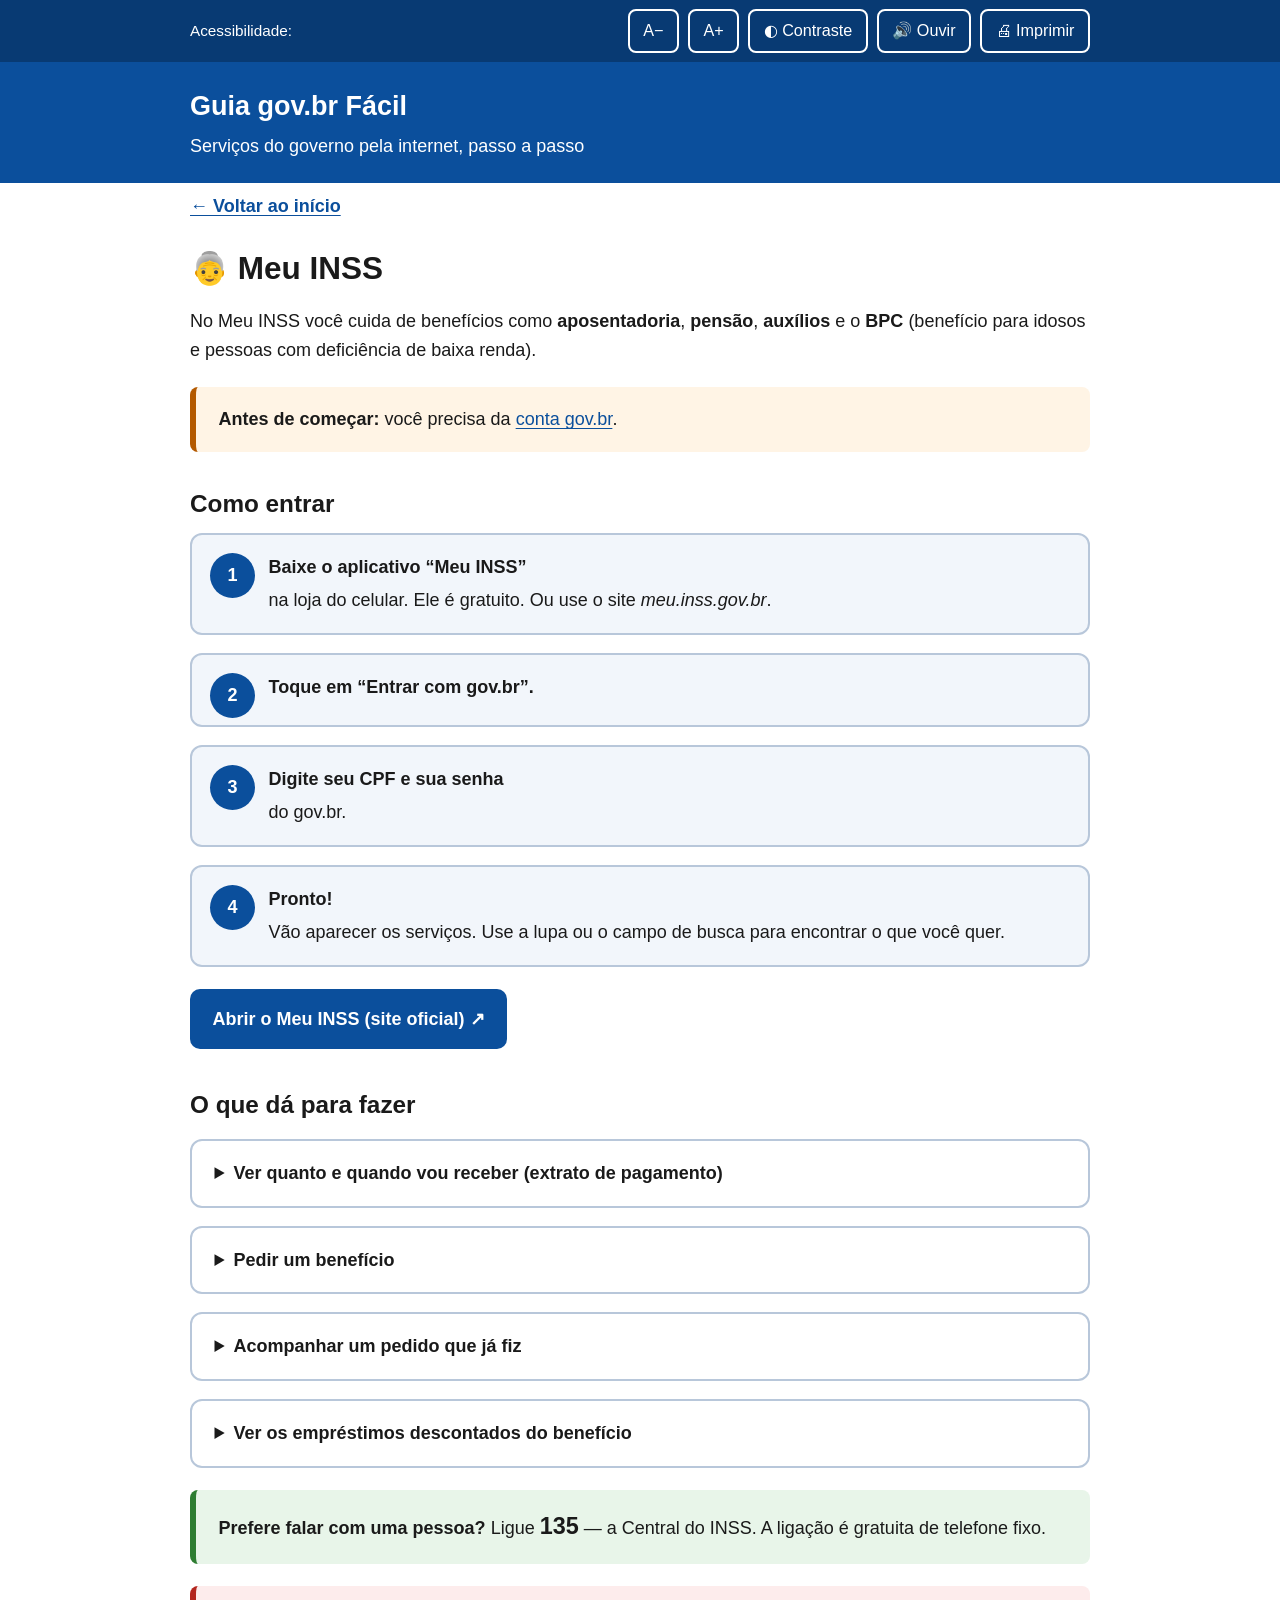
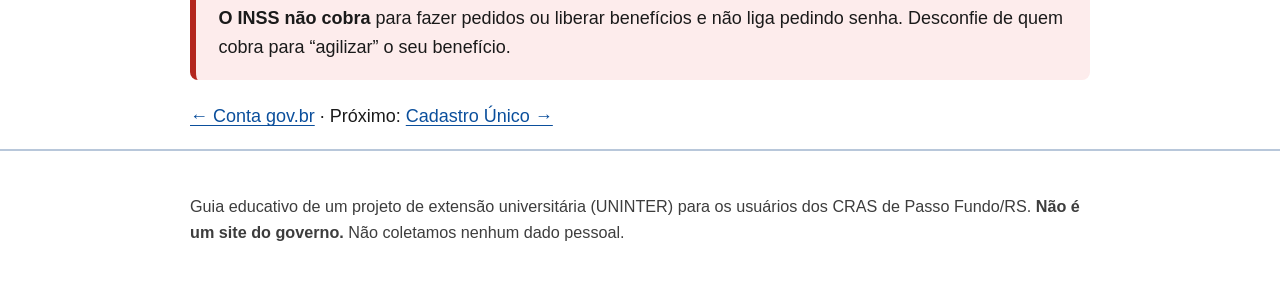
<file: meu-inss.html>
<!DOCTYPE html>
<html lang="pt-BR">
<head>
  <meta charset="utf-8">
  <meta name="viewport" content="width=device-width, initial-scale=1">
  <title>Meu INSS — Guia gov.br Fácil</title>
  <meta name="description" content="Como entrar no Meu INSS, ver o extrato de pagamento e acompanhar pedidos, em linguagem simples.">
  <link rel="stylesheet" href="css/style.css">
  <script src="js/acessibilidade.js"></script>
</head>
<body>
  <a class="pular" href="#conteudo">Pular para o conteúdo</a>
  <div id="barra-acess" class="barra-acess" role="region" aria-label="Recursos de acessibilidade"></div>

  <header class="topo">
    <div class="container">
      <p class="marca"><a href="index.html">Guia gov.br Fácil</a></p>
      <p>Serviços do governo pela internet, passo a passo</p>
    </div>
  </header>

  <main id="conteudo" class="container" tabindex="-1">
    <a class="voltar" href="index.html">← Voltar ao início</a>
    <h1>👵 Meu INSS</h1>

    <p>No Meu INSS você cuida de benefícios como <strong>aposentadoria</strong>, <strong>pensão</strong>, <strong>auxílios</strong> e o <strong>BPC</strong> (benefício para idosos e pessoas com deficiência de baixa renda).</p>

    <div class="aviso">
      <p><strong>Antes de começar:</strong> você precisa da <a href="conta-govbr.html">conta gov.br</a>.</p>
    </div>

    <h2>Como entrar</h2>
    <ol class="passos">
      <li><strong>Baixe o aplicativo “Meu INSS”</strong> na loja do celular. Ele é gratuito. Ou use o site <em>meu.inss.gov.br</em>.</li>
      <li><strong>Toque em “Entrar com gov.br”.</strong></li>
      <li><strong>Digite seu CPF e sua senha</strong> do gov.br.</li>
      <li><strong>Pronto!</strong> Vão aparecer os serviços. Use a lupa ou o campo de busca para encontrar o que você quer.</li>
    </ol>

    <p class="nao-imprimir"><a class="botao" href="https://meu.inss.gov.br/" target="_blank" rel="noopener noreferrer">Abrir o Meu INSS (site oficial) <span aria-hidden="true">↗</span></a></p>

    <h2>O que dá para fazer</h2>

    <details>
      <summary>Ver quanto e quando vou receber (extrato de pagamento)</summary>
      <div>
        <ol class="passos">
          <li><strong>Entre no Meu INSS.</strong></li>
          <li><strong>Procure por “Extrato de Pagamento”</strong> no campo de busca.</li>
          <li><strong>Escolha o benefício</strong> e veja os valores e as datas.</li>
        </ol>
      </div>
    </details>

    <details>
      <summary>Pedir um benefício</summary>
      <div>
        <ol class="passos">
          <li><strong>Entre no Meu INSS</strong> e toque em “Novo Pedido”.</li>
          <li><strong>Digite o nome do benefício</strong> (por exemplo: aposentadoria, BPC, salário-maternidade).</li>
          <li><strong>Leia as informações</strong> e siga as perguntas da tela.</li>
          <li><strong>Anote o número do protocolo</strong> que aparecer no final. Ele serve para acompanhar o pedido.</li>
        </ol>
      </div>
    </details>

    <details>
      <summary>Acompanhar um pedido que já fiz</summary>
      <div>
        <ol class="passos">
          <li><strong>Entre no Meu INSS.</strong></li>
          <li><strong>Toque em “Consultar Pedidos”.</strong></li>
          <li><strong>Veja a situação.</strong> Se aparecer “exigência”, o INSS está pedindo algum documento ou informação: leia com atenção e responda dentro do prazo.</li>
        </ol>
      </div>
    </details>

    <details>
      <summary>Ver os empréstimos descontados do benefício</summary>
      <div>
        <ol class="passos">
          <li><strong>Entre no Meu INSS.</strong></li>
          <li><strong>Procure por “Extrato de Empréstimo”.</strong></li>
          <li><strong>Confira a lista.</strong> Se aparecer um empréstimo que você <strong>não fez</strong>, procure ajuda logo: pode ser golpe. Veja <a href="golpes.html">Cuidado com golpes</a>.</li>
        </ol>
      </div>
    </details>

    <div class="dica">
      <p><strong>Prefere falar com uma pessoa?</strong> Ligue <span class="tel">135</span> — a Central do INSS. A ligação é gratuita de telefone fixo.</p>
    </div>

    <div class="perigo">
      <p><strong>O INSS não cobra</strong> para fazer pedidos ou liberar benefícios e não liga pedindo senha. Desconfie de quem cobra para “agilizar” o seu benefício.</p>
    </div>

    <p><a href="conta-govbr.html">← Conta gov.br</a> · Próximo: <a href="cadastro-unico.html">Cadastro Único →</a></p>
  </main>

  <footer class="rodape">
    <div class="container">
      <p>Guia educativo de um projeto de extensão universitária (UNINTER) para os usuários dos CRAS de Passo Fundo/RS. <strong>Não é um site do governo.</strong> Não coletamos nenhum dado pessoal.</p>
    </div>
  </footer>
</body>
</html>
</file>
<file: css/style.css>
/* Guia gov.br Fácil — estilos
   Cores com contraste mínimo 4.5:1 (WCAG 2.1 AA). Modo alto contraste: preto/amarelo. */

:root {
  --fundo: #ffffff;
  --texto: #1a1a1a;
  --texto-suave: #3d3d3d;
  --primaria: #0b4f9c;
  --primaria-escura: #083a73;
  --sobre-primaria: #ffffff;
  --cartao: #f2f6fb;
  --borda: #b8c7da;
  --alerta-fundo: #fff4e5;
  --alerta-borda: #b35900;
  --perigo-fundo: #fdecec;
  --perigo-borda: #b3261e;
  --ok-fundo: #e8f5e9;
  --ok-borda: #2e7d32;
  --foco: #ffbf00;
  --escala: 1;
}

html.alto-contraste {
  --fundo: #000000;
  --texto: #ffffff;
  --texto-suave: #ffffff;
  --primaria: #ffff00;
  --primaria-escura: #ffff00;
  --sobre-primaria: #000000;
  --cartao: #000000;
  --borda: #ffffff;
  --alerta-fundo: #000000;
  --alerta-borda: #ffff00;
  --perigo-fundo: #000000;
  --perigo-borda: #ffff00;
  --ok-fundo: #000000;
  --ok-borda: #ffff00;
  --foco: #00ffff;
}

* { box-sizing: border-box; }

html { font-size: calc(112.5% * var(--escala)); } /* 18px base */

body {
  margin: 0;
  background: var(--fundo);
  color: var(--texto);
  font-family: Verdana, "Segoe UI", Arial, sans-serif;
  line-height: 1.6;
}

a { color: var(--primaria); text-decoration: underline; text-underline-offset: 3px; }
html.alto-contraste a { color: #ffff00; }

:focus-visible {
  outline: 4px solid var(--foco);
  outline-offset: 3px;
}

.pular {
  position: absolute;
  left: -9999px;
  top: 0;
  background: var(--primaria);
  color: var(--sobre-primaria);
  padding: .75rem 1rem;
  z-index: 100;
}
.pular:focus { left: 1rem; top: 1rem; }

.container { max-width: 52rem; margin: 0 auto; padding: 0 1rem; }

/* Texto só para leitores de tela */
.sr-only {
  position: absolute;
  width: 1px;
  height: 1px;
  padding: 0;
  margin: -1px;
  overflow: hidden;
  clip: rect(0, 0, 0, 0);
  white-space: nowrap;
  border: 0;
}

/* Barra de acessibilidade */
.barra-acess {
  background: var(--primaria-escura);
  color: var(--sobre-primaria);
}
.barra-acess .container {
  display: flex;
  flex-wrap: wrap;
  gap: .5rem;
  padding-top: .5rem;
  padding-bottom: .5rem;
  align-items: center;
  justify-content: flex-end;
}
.barra-acess span { margin-right: auto; font-size: .85rem; }
.barra-acess button {
  font: inherit;
  font-size: .9rem;
  min-height: 44px;
  min-width: 44px;
  padding: .35rem .75rem;
  border: 2px solid var(--sobre-primaria);
  background: transparent;
  color: var(--sobre-primaria);
  border-radius: 8px;
  cursor: pointer;
}
html.alto-contraste .barra-acess { background: #000; border-bottom: 2px solid #ffff00; }
html.alto-contraste .barra-acess button { border-color: #ffff00; color: #ffff00; }
.barra-acess button[aria-pressed="true"] { background: var(--sobre-primaria); color: var(--primaria-escura); }
html.alto-contraste .barra-acess button[aria-pressed="true"] { background: #ffff00; color: #000; }

/* Cabeçalho */
.topo { background: var(--primaria); color: var(--sobre-primaria); padding: 1.25rem 0; }
html.alto-contraste .topo { background: #000; border-bottom: 2px solid #ffff00; }
.topo a { color: var(--sobre-primaria); text-decoration: none; }
.topo .marca { font-size: 1.5rem; font-weight: bold; margin: 0; }
.topo p { margin: .25rem 0 0; }

main { padding: 1.5rem 0 3rem; }

h1 { font-size: 1.75rem; line-height: 1.3; margin: .5rem 0 1rem; }
h2 { font-size: 1.35rem; line-height: 1.3; margin: 2rem 0 .75rem; }
h3 { font-size: 1.1rem; margin: 1.25rem 0 .5rem; }

.voltar {
  display: inline-block;
  margin-bottom: .5rem;
  padding: .5rem 0;
  font-weight: bold;
}

/* Menu de serviços na página inicial */
.menu-servicos { list-style: none; padding: 0; display: grid; gap: 1rem; grid-template-columns: 1fr; }
@media (min-width: 640px) { .menu-servicos { grid-template-columns: 1fr 1fr; } }
.menu-servicos a {
  display: flex;
  gap: 1rem;
  align-items: center;
  min-height: 5rem;
  padding: 1rem 1.25rem;
  background: var(--cartao);
  border: 2px solid var(--borda);
  border-radius: 12px;
  color: var(--texto);
  text-decoration: none;
  font-weight: bold;
  font-size: 1.1rem;
}
.menu-servicos a:hover { border-color: var(--primaria); }
.menu-servicos .icone { font-size: 2rem; line-height: 1; }
.menu-servicos small { display: block; font-weight: normal; font-size: .85rem; color: var(--texto-suave); }

/* Passo a passo */
ol.passos { list-style: none; padding: 0; counter-reset: passo; margin: 0; }
ol.passos > li {
  counter-increment: passo;
  position: relative;
  background: var(--cartao);
  border: 2px solid var(--borda);
  border-radius: 12px;
  padding: 1rem 1rem 1rem 4.25rem;
  margin-bottom: 1rem;
}
ol.passos > li::before {
  content: counter(passo);
  position: absolute;
  left: 1rem;
  top: 1rem;
  width: 2.5rem;
  height: 2.5rem;
  border-radius: 50%;
  background: var(--primaria);
  color: var(--sobre-primaria);
  font-weight: bold;
  display: flex;
  align-items: center;
  justify-content: center;
}
ol.passos > li strong:first-child { display: block; margin-bottom: .25rem; }

/* Caixas de aviso */
.aviso, .perigo, .dica {
  border-left: 6px solid;
  border-radius: 8px;
  padding: 1rem 1.25rem;
  margin: 1.25rem 0;
}
.aviso { background: var(--alerta-fundo); border-color: var(--alerta-borda); }
.perigo { background: var(--perigo-fundo); border-color: var(--perigo-borda); }
.dica { background: var(--ok-fundo); border-color: var(--ok-borda); }
html.alto-contraste .aviso,
html.alto-contraste .perigo,
html.alto-contraste .dica { border: 2px solid #ffff00; border-left-width: 6px; }
.aviso > :first-child, .perigo > :first-child, .dica > :first-child { margin-top: 0; }
.aviso > :last-child, .perigo > :last-child, .dica > :last-child { margin-bottom: 0; }

/* Blocos que abrem e fecham */
details {
  border: 2px solid var(--borda);
  border-radius: 12px;
  margin: 1rem 0;
  background: var(--fundo);
}
summary {
  cursor: pointer;
  padding: 1rem 1.25rem;
  font-weight: bold;
  min-height: 44px;
}
details[open] summary { border-bottom: 2px solid var(--borda); }
details > div { padding: 1rem 1.25rem; }

/* Botão de link oficial */
.botao {
  display: inline-block;
  background: var(--primaria);
  color: var(--sobre-primaria) !important;
  text-decoration: none;
  font-weight: bold;
  padding: .85rem 1.25rem;
  border-radius: 10px;
  min-height: 44px;
  margin: .25rem 0;
}
html.alto-contraste .botao { border: 2px solid #ffff00; }
.botao:hover { background: var(--primaria-escura); }

/* Lista de contatos */
.contatos { list-style: none; padding: 0; }
.contatos li {
  background: var(--cartao);
  border: 2px solid var(--borda);
  border-radius: 12px;
  padding: 1rem 1.25rem;
  margin-bottom: 1rem;
}
.tel { font-size: 1.3rem; font-weight: bold; }

/* Rodapé */
.rodape {
  border-top: 2px solid var(--borda);
  padding: 1.5rem 0 2rem;
  font-size: .9rem;
  color: var(--texto-suave);
}

/* Impressão: vira cartilha */
@media print {
  .barra-acess, .pular, .voltar, .nao-imprimir { display: none !important; }
  html { font-size: 13pt; }
  body { background: #fff; color: #000; }
  .topo { background: #fff; color: #000; border-bottom: 2px solid #000; }
  .topo a { color: #000; }
  details { border: 1px solid #000; }
  details > div { display: block !important; }
  ol.passos > li, .aviso, .perigo, .dica, .contatos li { break-inside: avoid; background: #fff; }
  a[href^="http"]::after { content: " (" attr(href) ")"; font-size: .85em; word-break: break-all; }
  .botao { background: #fff; color: #000 !important; border: 1px solid #000; }
}

@media (prefers-reduced-motion: reduce) {
  * { scroll-behavior: auto !important; transition: none !important; }
}
</file>
